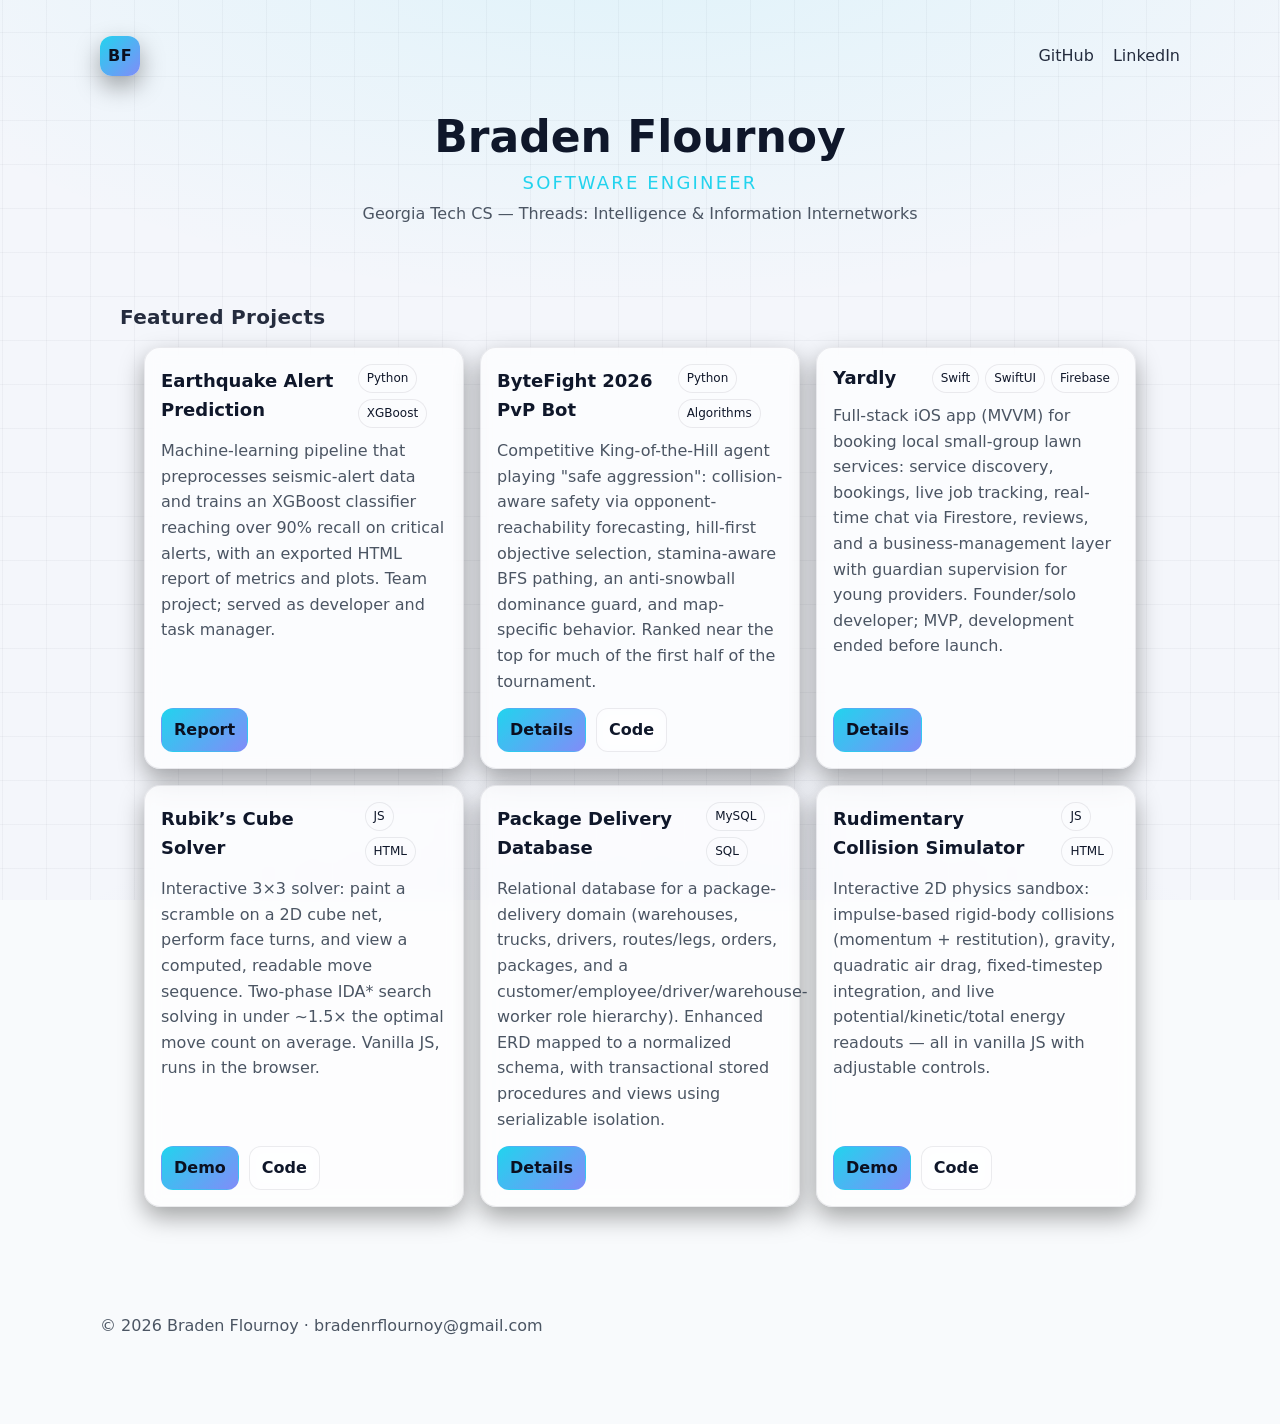
<file: index.html>
<!doctype html>
<html lang="en">
<head>
  <meta charset="utf-8" />
  <meta name="viewport" content="width=device-width, initial-scale=1" />
  <title>Braden Flournoy — Portfolio</title>
  <meta name="description" content="Braden Flournoy · Georgia Tech CS — Projects and links." />
  <link rel="stylesheet" href="style.css" />
  <link rel="icon" href="data:image/svg+xml,%3Csvg xmlns='http://www.w3.org/2000/svg' width='64' height='64'%3E%3Ccircle cx='32' cy='32' r='30' fill='%230ea5e9'/%3E%3Ctext x='32' y='38' text-anchor='middle' font-size='28' fill='white' font-family='system-ui,sans-serif'%3EB%3C/text%3E%3C/svg%3E">
</head>
<body id="top">
  <div class="bg"></div>
  <header class="site-header container">
    <nav class="nav">
      <a class="brand" href="#top" aria-label="Back to top">BF</a>
      <div class="nav-links">
        <a href="https://github.com/bradenrflournoy" class="link">GitHub</a>
        <a href="https://linkedin.com/in/bradenrflournoy" class="link">LinkedIn</a>
      </div>
    </nav>

    <section class="hero">
      <h1 class="title">
        Braden Flournoy
        <span class="grad">Software Engineer</span>
      </h1>
      <p class="subtitle">Georgia Tech CS — Threads: Intelligence &amp; Information Internetworks</p>
    </section>
  </header>

  <main class="container" id="projects">
    <h2 class="section-title">Featured Projects</h2>

    <section class="grid">

<!-- 1) Earthquake Alert Prediction -->
      <article class="card">
        <div class="card-top">
          <h3 class="card-title">Earthquake Alert Prediction</h3>
          <div class="tags">
            <span class="tag">Python</span>
            <span class="tag">XGBoost</span>
          </div>
        </div>
        <p class="card-desc">Machine-learning pipeline that preprocesses seismic-alert data and trains an XGBoost classifier reaching over 90% recall on critical alerts, with an exported HTML report of metrics and plots. Team project; served as developer and task manager.</p>
        <div class="card-actions">
          <a class="btn small primary" href="earthquake-alert-prediction/exports/analysis.html" target="_blank" rel="noopener">Report</a>
        </div>
      </article>

    

    

<!-- 2) ByteFight 2026 PvP Bot -->
      <article class="card">
        <div class="card-top">
          <h3 class="card-title">ByteFight 2026 PvP Bot</h3>
          <div class="tags">
            <span class="tag">Python</span>
            <span class="tag">Algorithms</span>
          </div>
        </div>
        <p class="card-desc">Competitive King-of-the-Hill agent playing "safe aggression": collision-aware safety via opponent-reachability forecasting, hill-first objective selection, stamina-aware BFS pathing, an anti-snowball dominance guard, and map-specific behavior. Ranked near the top for much of the first half of the tournament.</p>
        <div class="card-actions">
          <a class="btn small primary" href="projects/bytefight.html">Details</a>
          <a class="btn small" href="https://github.com/bradenrflournoy/bytefight-2026-bot" target="_blank" rel="noopener">Code</a>
        </div>
      </article>

      

<!-- 3) Yardly -->
      <article class="card">
        <div class="card-top">
          <h3 class="card-title">Yardly</h3>
          <div class="tags">
            <span class="tag">Swift</span>
            <span class="tag">SwiftUI</span>
            <span class="tag">Firebase</span>
          </div>
        </div>
        <p class="card-desc">Full-stack iOS app (MVVM) for booking local small-group lawn services: service discovery, bookings, live job tracking, real-time chat via Firestore, reviews, and a business-management layer with guardian supervision for young providers. Founder/solo developer; MVP, development ended before launch.</p>
        <div class="card-actions">
          <a class="btn small primary" href="projects/yardly.html">Details</a>
        </div>
      </article>

      

<!-- 4) Rubik's Cube Solver -->
      <article class="card">
        <div class="card-top">
          <h3 class="card-title">Rubik&rsquo;s Cube Solver</h3>
          <div class="tags">
            <span class="tag">JS</span>
            <span class="tag">HTML</span>
          </div>
        </div>
        <p class="card-desc">Interactive 3×3 solver: paint a scramble on a 2D cube net, perform face turns, and view a computed, readable move sequence. Two-phase IDA* search solving in under ~1.5× the optimal move count on average. Vanilla JS, runs in the browser.</p>
        <div class="card-actions">
          <a class="btn small primary" href="https://bradenrflournoy.github.io/rubiks-cube-solver/" target="_blank" rel="noopener">Demo</a>
          <a class="btn small" href="https://github.com/bradenrflournoy/rubiks-cube-solver" target="_blank" rel="noopener">Code</a>
        </div>
      </article>

      

<!-- 5) DB Package Delivery System -->
      <article class="card">
        <div class="card-top">
          <h3 class="card-title">Package Delivery Database</h3>
          <div class="tags">
            <span class="tag">MySQL</span>
            <span class="tag">SQL</span>
          </div>
        </div>
        <p class="card-desc">Relational database for a package-delivery domain (warehouses, trucks, drivers, routes/legs, orders, packages, and a customer/employee/driver/warehouse-worker role hierarchy). Enhanced ERD mapped to a normalized schema, with transactional stored procedures and views using serializable isolation.</p>
        <div class="card-actions">
          <a class="btn small primary" href="projects/delivery.html">Details</a>
        </div>
      </article>

      

<!-- 6) Rudimentary Collision Simulator -->
      <article class="card">
        <div class="card-top">
          <h3 class="card-title">Rudimentary Collision Simulator</h3>
          <div class="tags">
            <span class="tag">JS</span>
            <span class="tag">HTML</span>
          </div>
        </div>
        <p class="card-desc">Interactive 2D physics sandbox: impulse-based rigid-body collisions (momentum + restitution), gravity, quadratic air drag, fixed-timestep integration, and live potential/kinetic/total energy readouts — all in vanilla JS with adjustable controls.</p>
        <div class="card-actions">
          <a class="btn small primary" href="https://bradenrflournoy.github.io/rudimentary-collision-simulator/" target="_blank" rel="noopener">Demo</a>
          <a class="btn small" href="https://github.com/bradenrflournoy/rudimentary-collision-simulator" target="_blank" rel="noopener">Code</a>
        </div>
      </article>

      

    </section>
  </main>

  <footer class="site-footer container">
    <p>© <span id="y"></span> Braden Flournoy · <a class="link" href="mailto:bradenrflournoy@gmail.com">bradenrflournoy@gmail.com</a></p>
  </footer>

  <script>
    document.getElementById('y').textContent = new Date().getFullYear();
  </script>
</body>
</html>
</file>
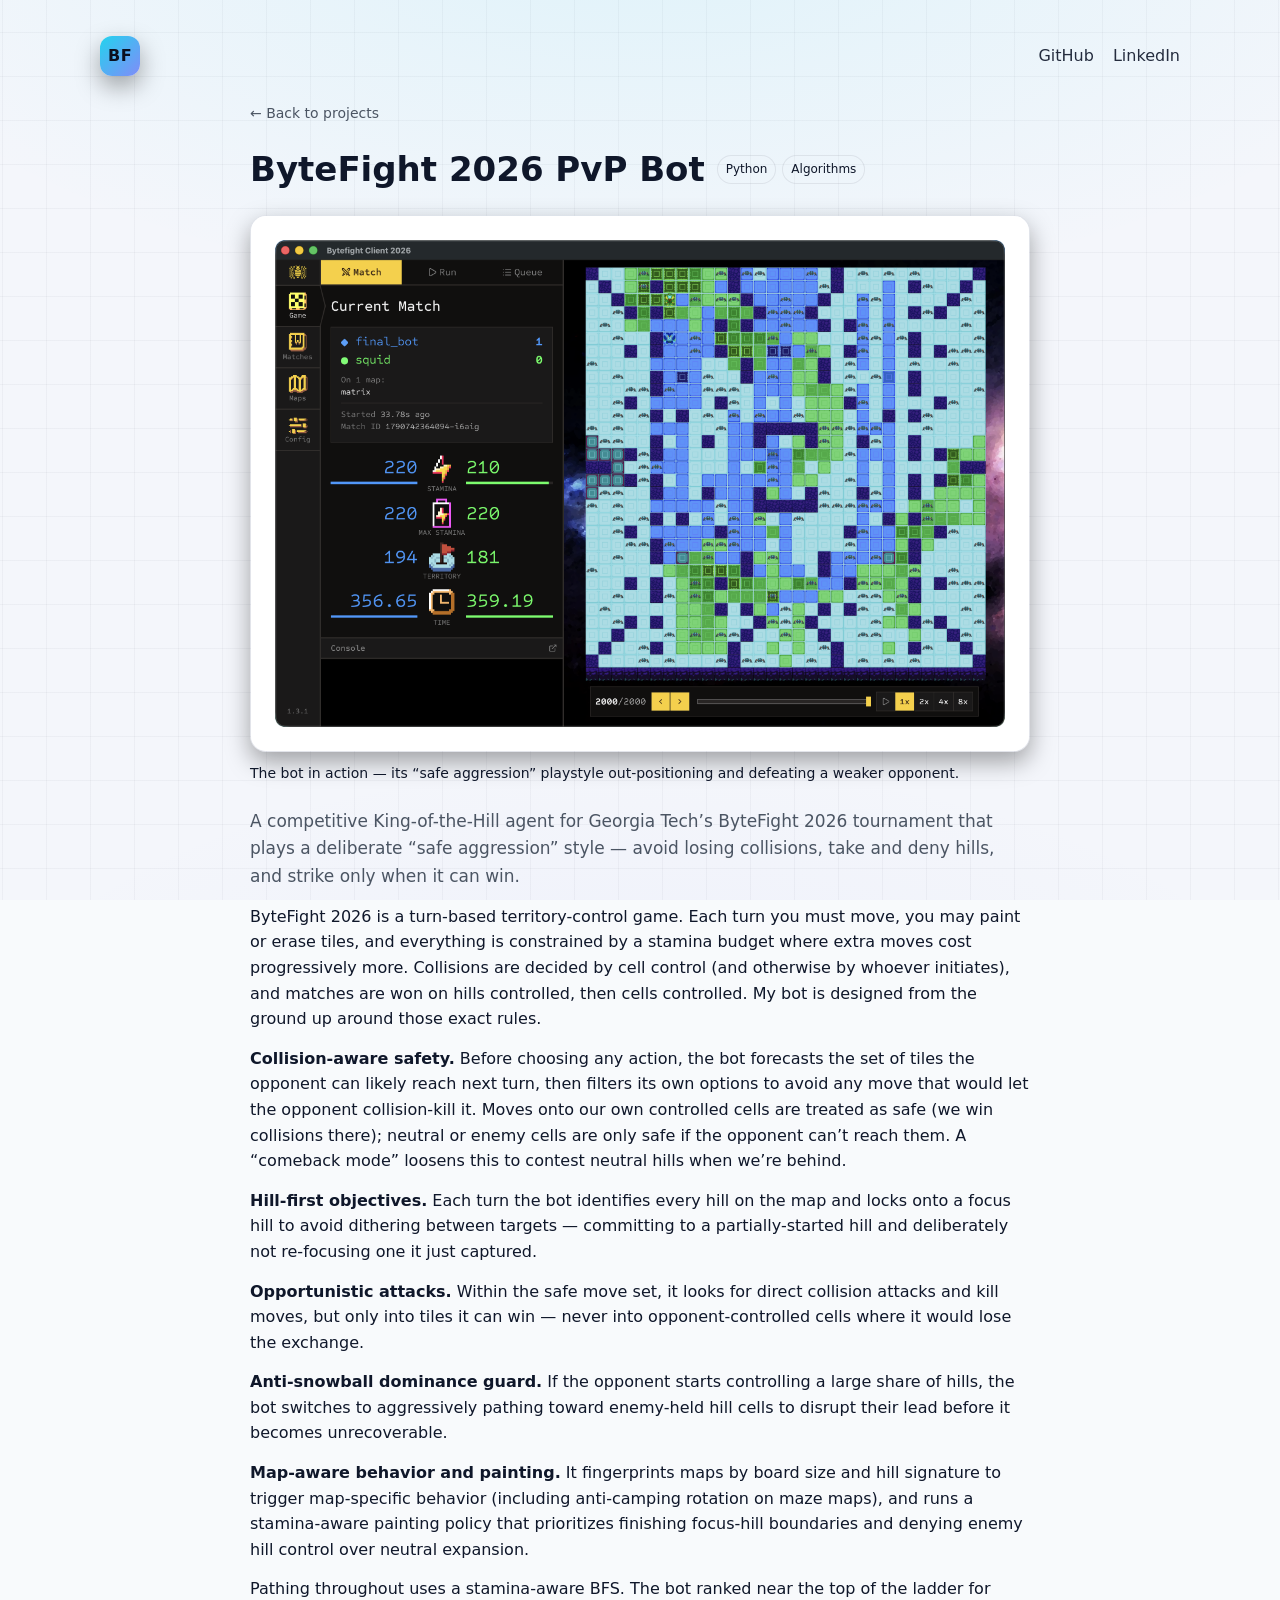
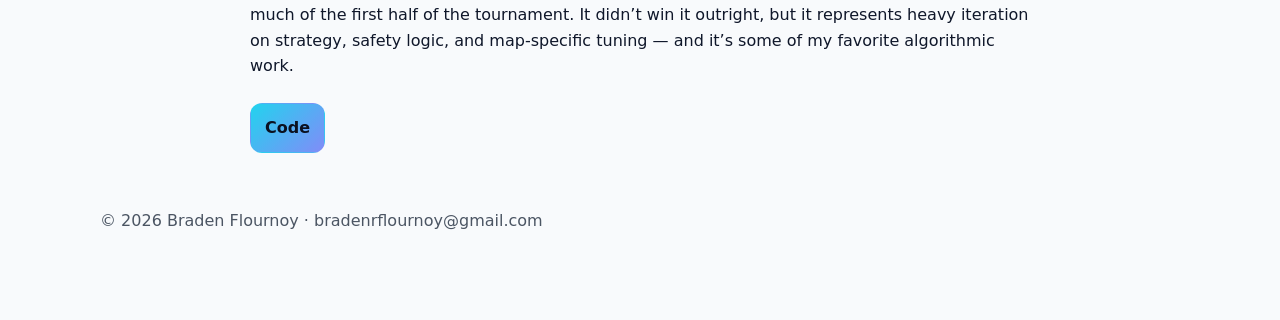
<file: projects/bytefight.html>
<!doctype html>
<html lang="en">
<head>
  <meta charset="utf-8" />
  <meta name="viewport" content="width=device-width, initial-scale=1" />
  <title>ByteFight 2026 PvP Bot — Braden Flournoy</title>
  <meta name="description" content="ByteFight 2026 PvP Bot — competitive King-of-the-Hill agent with collision-aware, stamina-aware strategy." />
  <link rel="stylesheet" href="../style.css" />
  <link rel="icon" href="data:image/svg+xml,%3Csvg xmlns='http://www.w3.org/2000/svg' width='64' height='64'%3E%3Ccircle cx='32' cy='32' r='30' fill='%230ea5e9'/%3E%3Ctext x='32' y='38' text-anchor='middle' font-size='28' fill='white' font-family='system-ui,sans-serif'%3EB%3C/text%3E%3C/svg%3E">
</head>
<body>
  <div class="bg"></div>
  <header class="site-header container">
    <nav class="nav">
      <a class="brand" href="../index.html">BF</a>
      <div class="nav-links">
        <a href="https://github.com/bradenrflournoy" class="link">GitHub</a>
        <a href="https://linkedin.com/in/bradenrflournoy" class="link">LinkedIn</a>
      </div>
    </nav>
  </header>

  <main class="container detail">
    <a class="back-link" href="../index.html">&larr; Back to projects</a>

    <header class="detail-head">
      <h1 class="detail-title">ByteFight 2026 PvP Bot</h1>
      <div class="tags">
        <span class="tag">Python</span>
        <span class="tag">Algorithms</span>
      </div>
    </header>

    <figure class="hero-shot">
      <img src="../assets/bytefight.png" alt="A ByteFight match in progress with the bot outmaneuvering and defeating a weaker opponent" />
    </figure>
    <p class="shot-caption">The bot in action &mdash; its &ldquo;safe aggression&rdquo; playstyle out-positioning and defeating a weaker opponent.</p>

    <section class="prose">
      <p class="lede">A competitive King-of-the-Hill agent for Georgia Tech&rsquo;s ByteFight 2026 tournament that plays a deliberate &ldquo;safe aggression&rdquo; style — avoid losing collisions, take and deny hills, and strike only when it can win.</p>

      <p>ByteFight 2026 is a turn-based territory-control game. Each turn you must move, you may paint or erase tiles, and everything is constrained by a stamina budget where extra moves cost progressively more. Collisions are decided by cell control (and otherwise by whoever initiates), and matches are won on hills controlled, then cells controlled. My bot is designed from the ground up around those exact rules.</p>

      <p><strong>Collision-aware safety.</strong> Before choosing any action, the bot forecasts the set of tiles the opponent can likely reach next turn, then filters its own options to avoid any move that would let the opponent collision-kill it. Moves onto our own controlled cells are treated as safe (we win collisions there); neutral or enemy cells are only safe if the opponent can&rsquo;t reach them. A &ldquo;comeback mode&rdquo; loosens this to contest neutral hills when we&rsquo;re behind.</p>

      <p><strong>Hill-first objectives.</strong> Each turn the bot identifies every hill on the map and locks onto a focus hill to avoid dithering between targets — committing to a partially-started hill and deliberately not re-focusing one it just captured.</p>

      <p><strong>Opportunistic attacks.</strong> Within the safe move set, it looks for direct collision attacks and kill moves, but only into tiles it can win — never into opponent-controlled cells where it would lose the exchange.</p>

      <p><strong>Anti-snowball dominance guard.</strong> If the opponent starts controlling a large share of hills, the bot switches to aggressively pathing toward enemy-held hill cells to disrupt their lead before it becomes unrecoverable.</p>

      <p><strong>Map-aware behavior and painting.</strong> It fingerprints maps by board size and hill signature to trigger map-specific behavior (including anti-camping rotation on maze maps), and runs a stamina-aware painting policy that prioritizes finishing focus-hill boundaries and denying enemy hill control over neutral expansion.</p>

      <p>Pathing throughout uses a stamina-aware BFS. The bot ranked near the top of the ladder for much of the first half of the tournament. It didn&rsquo;t win it outright, but it represents heavy iteration on strategy, safety logic, and map-specific tuning — and it&rsquo;s some of my favorite algorithmic work.</p>
    </section>

    <div class="detail-actions">
      <a class="btn primary" href="https://github.com/bradenrflournoy/bytefight-2026-bot" target="_blank" rel="noopener">Code</a>
    </div>
  </main>

  <footer class="site-footer container">
    <p>&copy; <span id="y"></span> Braden Flournoy &middot; <a class="link" href="mailto:bradenrflournoy@gmail.com">bradenrflournoy@gmail.com</a></p>
  </footer>

  <script>
    document.getElementById('y').textContent = new Date().getFullYear();
  </script>
</body>
</html>
</file>
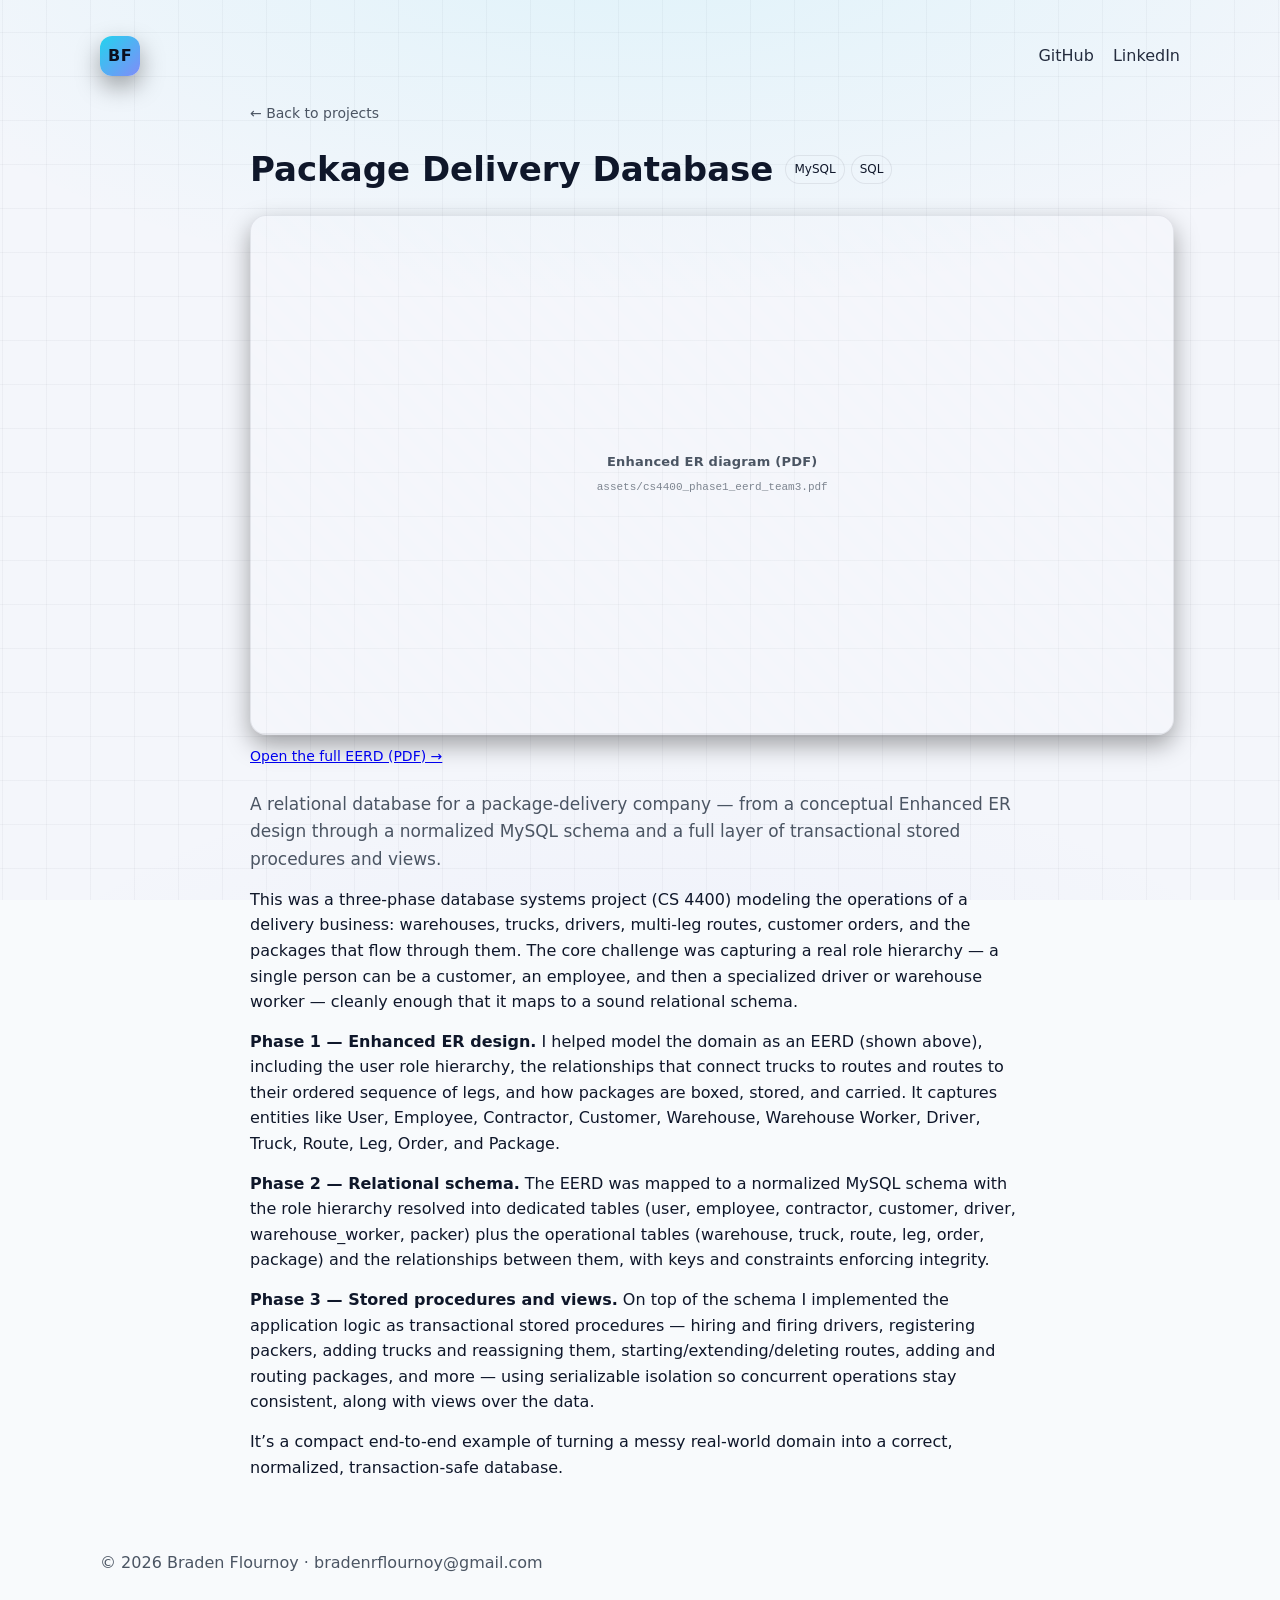
<file: projects/delivery.html>
<!doctype html>
<html lang="en">
<head>
  <meta charset="utf-8" />
  <meta name="viewport" content="width=device-width, initial-scale=1" />
  <title>Package Delivery Database — Braden Flournoy</title>
  <meta name="description" content="Package Delivery Database — normalized MySQL schema with transactional stored procedures and views." />
  <link rel="stylesheet" href="../style.css" />
  <link rel="icon" href="data:image/svg+xml,%3Csvg xmlns='http://www.w3.org/2000/svg' width='64' height='64'%3E%3Ccircle cx='32' cy='32' r='30' fill='%230ea5e9'/%3E%3Ctext x='32' y='38' text-anchor='middle' font-size='28' fill='white' font-family='system-ui,sans-serif'%3EB%3C/text%3E%3C/svg%3E">
</head>
<body>
  <div class="bg"></div>
  <header class="site-header container">
    <nav class="nav">
      <a class="brand" href="../index.html">BF</a>
      <div class="nav-links">
        <a href="https://github.com/bradenrflournoy" class="link">GitHub</a>
        <a href="https://linkedin.com/in/bradenrflournoy" class="link">LinkedIn</a>
      </div>
    </nav>
  </header>

  <main class="container detail">
    <a class="back-link" href="../index.html">&larr; Back to projects</a>

    <header class="detail-head">
      <h1 class="detail-title">Package Delivery Database</h1>
      <div class="tags">
        <span class="tag">MySQL</span>
        <span class="tag">SQL</span>
      </div>
    </header>

    <figure class="hero-shot hero-shot--doc">
      <object data="../assets/cs4400_phase1_eerd_team3.pdf#toolbar=0&navpanes=0" type="application/pdf" aria-label="Enhanced ER diagram for the Package Delivery Database">
        <div class="shot-ph" role="img" aria-label="Enhanced ER diagram (PDF)">
          <span class="shot-ph-label">Enhanced ER diagram (PDF)</span>
          <span class="shot-ph-hint">assets/cs4400_phase1_eerd_team3.pdf</span>
        </div>
      </object>
    </figure>
    <p class="shot-caption"><a class="link" href="../assets/cs4400_phase1_eerd_team3.pdf" target="_blank" rel="noopener">Open the full EERD (PDF) &rarr;</a></p>

    <section class="prose">
      <p class="lede">A relational database for a package-delivery company — from a conceptual Enhanced ER design through a normalized MySQL schema and a full layer of transactional stored procedures and views.</p>

      <p>This was a three-phase database systems project (CS 4400) modeling the operations of a delivery business: warehouses, trucks, drivers, multi-leg routes, customer orders, and the packages that flow through them. The core challenge was capturing a real role hierarchy — a single person can be a customer, an employee, and then a specialized driver or warehouse worker — cleanly enough that it maps to a sound relational schema.</p>

      <p><strong>Phase 1 — Enhanced ER design.</strong> I helped model the domain as an EERD (shown above), including the user role hierarchy, the relationships that connect trucks to routes and routes to their ordered sequence of legs, and how packages are boxed, stored, and carried. It captures entities like User, Employee, Contractor, Customer, Warehouse, Warehouse Worker, Driver, Truck, Route, Leg, Order, and Package.</p>

      <p><strong>Phase 2 — Relational schema.</strong> The EERD was mapped to a normalized MySQL schema with the role hierarchy resolved into dedicated tables (user, employee, contractor, customer, driver, warehouse_worker, packer) plus the operational tables (warehouse, truck, route, leg, order, package) and the relationships between them, with keys and constraints enforcing integrity.</p>

      <p><strong>Phase 3 — Stored procedures and views.</strong> On top of the schema I implemented the application logic as transactional stored procedures — hiring and firing drivers, registering packers, adding trucks and reassigning them, starting/extending/deleting routes, adding and routing packages, and more — using serializable isolation so concurrent operations stay consistent, along with views over the data.</p>

      <p>It&rsquo;s a compact end-to-end example of turning a messy real-world domain into a correct, normalized, transaction-safe database.</p>
    </section>
  </main>

  <footer class="site-footer container">
    <p>&copy; <span id="y"></span> Braden Flournoy &middot; <a class="link" href="mailto:bradenrflournoy@gmail.com">bradenrflournoy@gmail.com</a></p>
  </footer>

  <script>
    document.getElementById('y').textContent = new Date().getFullYear();
  </script>
</body>
</html>
</file>
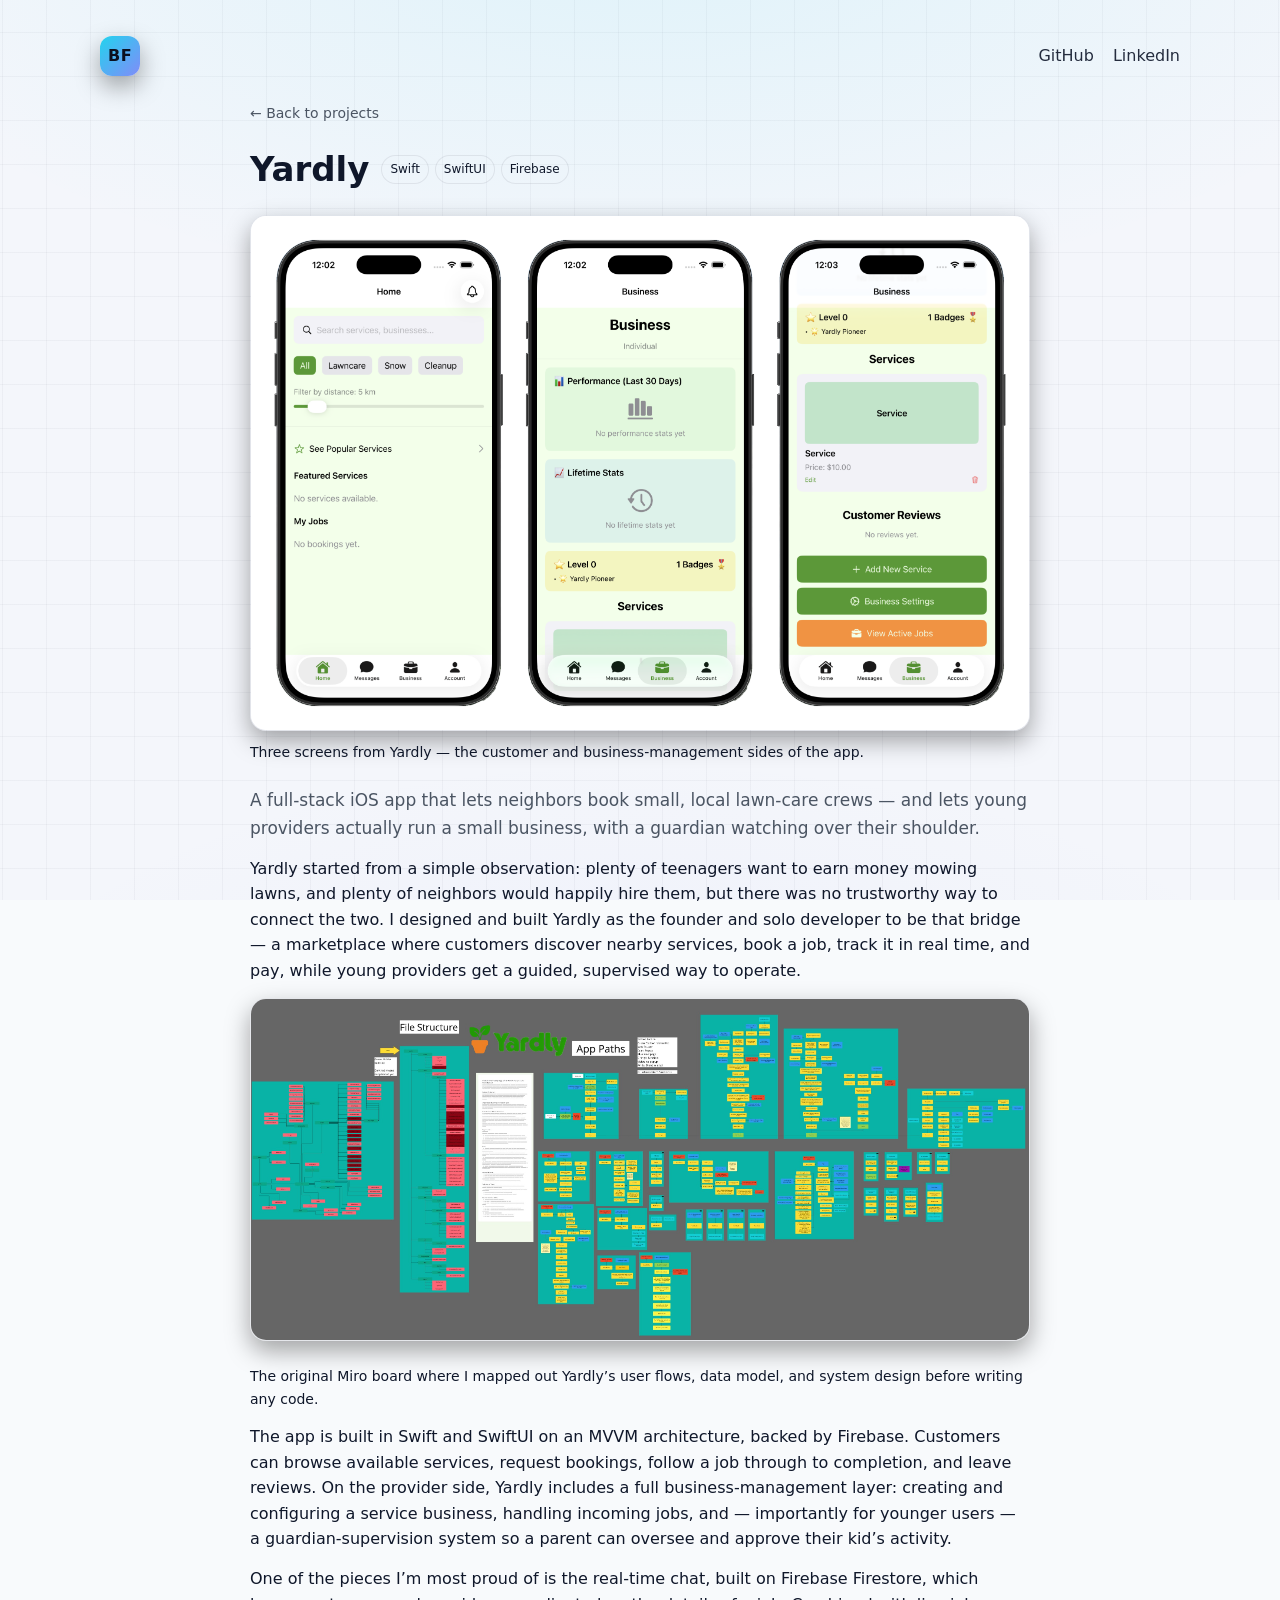
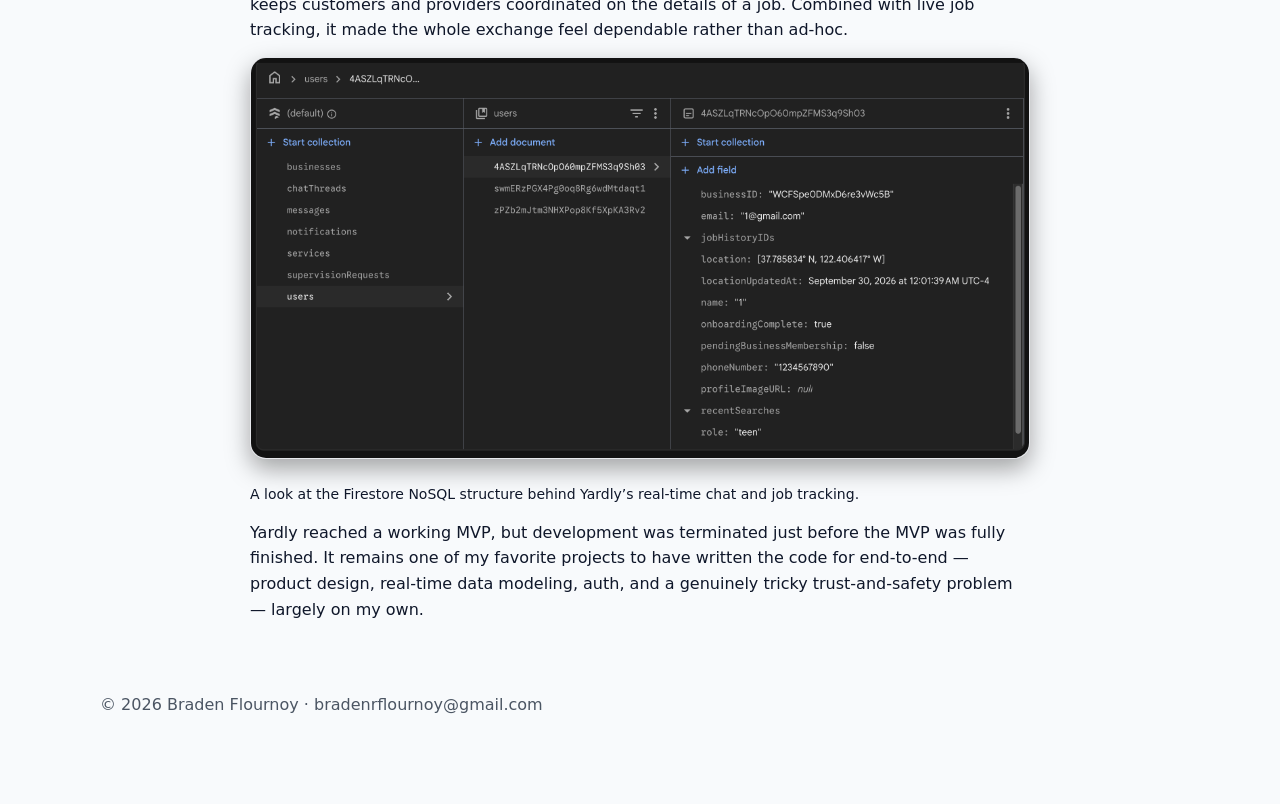
<file: projects/yardly.html>
<!doctype html>
<html lang="en">
<head>
  <meta charset="utf-8" />
  <meta name="viewport" content="width=device-width, initial-scale=1" />
  <title>Yardly — Braden Flournoy</title>
  <meta name="description" content="Yardly — full-stack iOS app for booking local small-group lawn services." />
  <link rel="stylesheet" href="../style.css" />
  <link rel="icon" href="data:image/svg+xml,%3Csvg xmlns='http://www.w3.org/2000/svg' width='64' height='64'%3E%3Ccircle cx='32' cy='32' r='30' fill='%230ea5e9'/%3E%3Ctext x='32' y='38' text-anchor='middle' font-size='28' fill='white' font-family='system-ui,sans-serif'%3EB%3C/text%3E%3C/svg%3E">
</head>
<body>
  <div class="bg"></div>
  <header class="site-header container">
    <nav class="nav">
      <a class="brand" href="../index.html">BF</a>
      <div class="nav-links">
        <a href="https://github.com/bradenrflournoy" class="link">GitHub</a>
        <a href="https://linkedin.com/in/bradenrflournoy" class="link">LinkedIn</a>
      </div>
    </nav>
  </header>

  <main class="container detail">
    <a class="back-link" href="../index.html">&larr; Back to projects</a>

    <header class="detail-head">
      <h1 class="detail-title">Yardly</h1>
      <div class="tags">
        <span class="tag">Swift</span>
        <span class="tag">SwiftUI</span>
        <span class="tag">Firebase</span>
      </div>
    </header>

    <figure class="hero-shot">
      <img src="../assets/yardly.png" alt="Three Yardly app screens showing the customer and business sides of the app" />
    </figure>
    <p class="shot-caption">Three screens from Yardly &mdash; the customer and business-management sides of the app.</p>

    <section class="prose">
      <p class="lede">A full-stack iOS app that lets neighbors book small, local lawn-care crews — and lets young providers actually run a small business, with a guardian watching over their shoulder.</p>

      <p>Yardly started from a simple observation: plenty of teenagers want to earn money mowing lawns, and plenty of neighbors would happily hire them, but there was no trustworthy way to connect the two. I designed and built Yardly as the founder and solo developer to be that bridge — a marketplace where customers discover nearby services, book a job, track it in real time, and pay, while young providers get a guided, supervised way to operate.</p>

      <figure class="hero-shot">
        <img src="../assets/miro_board.jpg" alt="Original Miro planning board mapping out Yardly's user flows and system design" />
      </figure>
      <p class="shot-caption">The original Miro board where I mapped out Yardly&rsquo;s user flows, data model, and system design before writing any code.</p>

      <p>The app is built in Swift and SwiftUI on an MVVM architecture, backed by Firebase. Customers can browse available services, request bookings, follow a job through to completion, and leave reviews. On the provider side, Yardly includes a full business-management layer: creating and configuring a service business, handling incoming jobs, and — importantly for younger users — a guardian-supervision system so a parent can oversee and approve their kid&rsquo;s activity.</p>

      <p>One of the pieces I&rsquo;m most proud of is the real-time chat, built on Firebase Firestore, which keeps customers and providers coordinated on the details of a job. Combined with live job tracking, it made the whole exchange feel dependable rather than ad-hoc.</p>

      <figure class="hero-shot">
        <img src="../assets/nonrelational_db.png" alt="Firebase Firestore data structure powering Yardly's real-time chat and job tracking" />
      </figure>
      <p class="shot-caption">A look at the Firestore NoSQL structure behind Yardly&rsquo;s real-time chat and job tracking.</p>

      <p>Yardly reached a working MVP, but development was terminated just before the MVP was fully finished. It remains one of my favorite projects to have written the code for end-to-end — product design, real-time data modeling, auth, and a genuinely tricky trust-and-safety problem — largely on my own.</p>
    </section>
  </main>

  <footer class="site-footer container">
    <p>&copy; <span id="y"></span> Braden Flournoy &middot; <a class="link" href="mailto:bradenrflournoy@gmail.com">bradenrflournoy@gmail.com</a></p>
  </footer>

  <script>
    document.getElementById('y').textContent = new Date().getFullYear();
  </script>
</body>
</html>
</file>
<file: style.css>
/* ====== Base & Theme ====== */
:root{
  --bg: #0b1020;
  --fg: #e5e7eb;
  --muted: #9aa3b2;
  --card: rgba(255,255,255,0.06);
  --stroke: rgba(255,255,255,0.12);
  --brand: #22d3ee;
  --brand-2: #818cf8;
  --radius: 16px;
  --shadow: 0 10px 25px rgba(0,0,0,0.35);
  --blur: saturate(1.1) blur(8px);
}
@media (prefers-color-scheme: light){
  :root{
    --bg: #f8fafc;
    --fg: #0f172a;
    --muted: #4b5563;
    --card: rgba(255,255,255,0.65);
    --stroke: rgba(15,23,42,0.08);
  }
}

*{ box-sizing: border-box; }
html,body{ height: 100%; }
body{
  margin:0;
  color:var(--fg);
  font: 16px/1.6 ui-sans-serif, system-ui, -apple-system, Segoe UI, Roboto, "Helvetica Neue", Arial, "Noto Sans", "Apple Color Emoji", "Segoe UI Emoji", "Segoe UI Symbol";
  background: var(--bg);
}

/* ====== Background: deep base + fine grid + single restrained glow ====== */
.bg{
  position: fixed; inset:0; z-index:-1;
  background-color: #0a0e1a;
  background-image:
    radial-gradient(120% 80% at 50% -10%, rgba(34,211,238,.10), transparent 55%),
    linear-gradient(rgba(255,255,255,.020) 1px, transparent 1px),
    linear-gradient(90deg, rgba(255,255,255,.020) 1px, transparent 1px);
  background-size: 100% 100%, 44px 44px, 44px 44px;
  background-position: center top, center, center;
}
.bg::after{
  content:""; position:absolute; inset:0;
  background: radial-gradient(90% 60% at 50% 120%, rgba(129,140,248,.08), transparent 60%);
  pointer-events:none;
}
@media (prefers-color-scheme: light){
  .bg{
    background-color: #f4f6fb;
    background-image:
      radial-gradient(120% 80% at 50% -10%, rgba(34,211,238,.10), transparent 55%),
      linear-gradient(rgba(15,23,42,.035) 1px, transparent 1px),
      linear-gradient(90deg, rgba(15,23,42,.035) 1px, transparent 1px);
  }
  .bg::after{ background: radial-gradient(90% 60% at 50% 120%, rgba(129,140,248,.06), transparent 60%); }
}

/* ====== Layout ====== */
.container{ max-width: 1080px; margin: 0 auto; padding: 0 20px; }
.site-header{ padding: 36px 0 20px; }
.site-footer{ padding: 40px 0 70px; color: var(--muted); }
.site-footer .link{ color: inherit; text-decoration: none; }
.site-footer .link:hover{ text-decoration: underline; }

/* ====== Nav ====== */
.nav{ display:flex; align-items:center; justify-content:space-between; gap:12px; }
.brand{
  display:inline-grid; place-items:center;
  width:40px; height:40px; border-radius:12px;
  color:#0b1020; background: linear-gradient(135deg,var(--brand),var(--brand-2));
  font-weight:700; text-decoration:none; letter-spacing:0.5px;
  box-shadow: var(--shadow);
}
.nav .link{ color:var(--fg); text-decoration:none; opacity:.9; margin-left:14px; }
.nav .link:hover{ opacity:1; text-decoration:underline; }

/* ====== Hero ====== */
.hero{ text-align:center; padding: 36px 0 16px; }
.title{ font-size: clamp(28px, 4vw, 44px); margin: 0 0 8px; line-height: 1.15; }
.grad{
  display:block;
  font-size: clamp(15px, 2vw, 18px);
  font-weight: 500;
  letter-spacing: .12em;
  text-transform: uppercase;
  color: var(--brand);
  margin-top: 10px;
}
.subtitle{ color: var(--muted); margin: 8px 0 16px; }
.cta{ display:flex; gap:12px; justify-content:center; flex-wrap:wrap; }

/* ====== Buttons ====== */
.btn{
  --pad: 11px 14px;
  display:inline-block; padding: var(--pad);
  border-radius: 12px; text-decoration:none; font-weight:600;
  transition: transform .16s ease, background .2s ease, border-color .2s ease;
  border:1px solid var(--stroke); color:var(--fg);
  background: rgba(255,255,255,0.04); backdrop-filter: var(--blur);
}
.btn:hover{ transform: translateY(-1px); }
.btn:active{ transform: translateY(0); }
.btn.primary{
  color:#0b1020;
  background: linear-gradient(135deg,var(--brand),var(--brand-2));
  border-color: transparent;
}
.btn.ghost{ background: transparent; }
.btn.small{ --pad: 8px 12px; font-weight:600; }

/* ====== Section Title ====== */
.section-title{ font-size: 20px; letter-spacing:.3px; opacity:.9; margin: 22px 0 14px; }

/* ====== Grid & Cards ====== */
.grid{
  display: flex;
  flex-wrap: wrap;
  gap: 16px;
  justify-content: center;
  max-width: 1080px;
  margin: 0 auto 50px;
}
.card{
  width: 320px;
  border:1px solid var(--stroke);
  background: var(--card);
  border-radius: var(--radius);
  padding: 16px;
  box-shadow: var(--shadow);
  backdrop-filter: var(--blur);
  transform: translateZ(0);
  transition: transform .16s ease, box-shadow .2s ease, border-color .2s ease;
  display: flex;
  flex-direction: column;
}
.card:hover{ transform: translateY(-3px); border-color: rgba(255,255,255,.22); }
.card-top{ display:flex; align-items:center; justify-content:space-between; gap:10px; }
.card-title{ margin:0; font-size: 18px; }
.card-desc{ margin: 10px 0 14px; color: var(--muted); }
.card-actions{ display:flex; gap:10px; flex-wrap:wrap; margin-top: auto; }
.tags{ display:flex; gap:6px; flex-wrap:wrap; }
.tag{
  font-size:12px; padding:4px 8px; border-radius:999px;
  color: var(--fg);
  border:1px solid var(--stroke);
  background: rgba(255,255,255,0.05);
}

/* ====== Card screenshot / placeholder ====== */
.shot{
  margin: -16px -16px 14px;      /* bleed to the card edges */
  border-top-left-radius: var(--radius);
  border-top-right-radius: var(--radius);
  overflow: hidden;
  aspect-ratio: 16 / 10;
  background: rgba(255,255,255,0.03);
}
.shot img{
  display:block; width:100%; height:100%;
  object-fit: cover;
}
/* Empty-state frame shown until a real screenshot is dropped in.
   To use a real image, replace the .shot-ph <div> in index.html with:
   <img src="assets/<name>.png" alt="..."> */
.shot-ph{
  width:100%; height:100%;
  display:flex; flex-direction:column; align-items:center; justify-content:center; gap:6px;
  text-align:center; padding: 10px;
  color: var(--muted);
  background:
    repeating-linear-gradient(45deg,
      rgba(255,255,255,0.03) 0, rgba(255,255,255,0.03) 10px,
      rgba(255,255,255,0.06) 10px, rgba(255,255,255,0.06) 20px);
  border-bottom: 1px solid var(--stroke);
}
.shot-ph-label{ font-size:13px; font-weight:600; letter-spacing:.2px; }
.shot-ph-hint{
  font-size:11px; opacity:.7;
  font-family: ui-monospace, SFMono-Regular, Menlo, Consolas, monospace;
}

/* ====== Small screens ====== */
@media (max-width: 560px){
  .nav .link{ margin-left:10px; }
  .card{ padding:14px; }
  .shot{ margin: -14px -14px 12px; }
}

/* ====== Accessibility niceties ====== */
@media (prefers-reduced-motion: reduce){
  *{ transition: none !important; animation: none !important; }
}

/* ====== Project detail pages ====== */
.detail{ max-width: 820px; }
.back-link{
  display:inline-block; margin: 6px 0 18px;
  color: var(--muted); text-decoration:none; font-size:14px;
}
.back-link:hover{ color: var(--fg); text-decoration:underline; }
.detail-head{ display:flex; flex-wrap:wrap; align-items:center; gap:12px; margin-bottom: 18px; }
.detail-title{ font-size: clamp(24px, 3.4vw, 34px); margin:0; }
.hero-shot{
  margin: 0 0 24px;
  border:1px solid var(--stroke);
  border-radius: var(--radius);
  overflow:hidden;
  background: rgba(255,255,255,0.03);
  box-shadow: var(--shadow);
}
.hero-shot img{ display:block; width:100%; height:auto; }
/* placeholder frames still want a fixed ratio */
.hero-shot:has(.shot-ph){ aspect-ratio: 16 / 9; }
.hero-shot .shot-ph{ width:100%; height:100%; }
.prose{ color: var(--fg); }
.prose .lede{ color: var(--muted); font-size: 17px; }
.prose p{ margin: 0 0 14px; }
.detail-actions{ display:flex; gap:12px; flex-wrap:wrap; margin-top: 24px; }
.hero-shot--doc{ aspect-ratio: auto; height: 520px; }
.hero-shot--doc object{ display:block; width:100%; height:100%; border:0; }
.hero-shot--doc .shot-ph{ width:100%; height:100%; }
.shot-caption{ margin: -14px 0 24px; font-size: 14px; }
</file>
